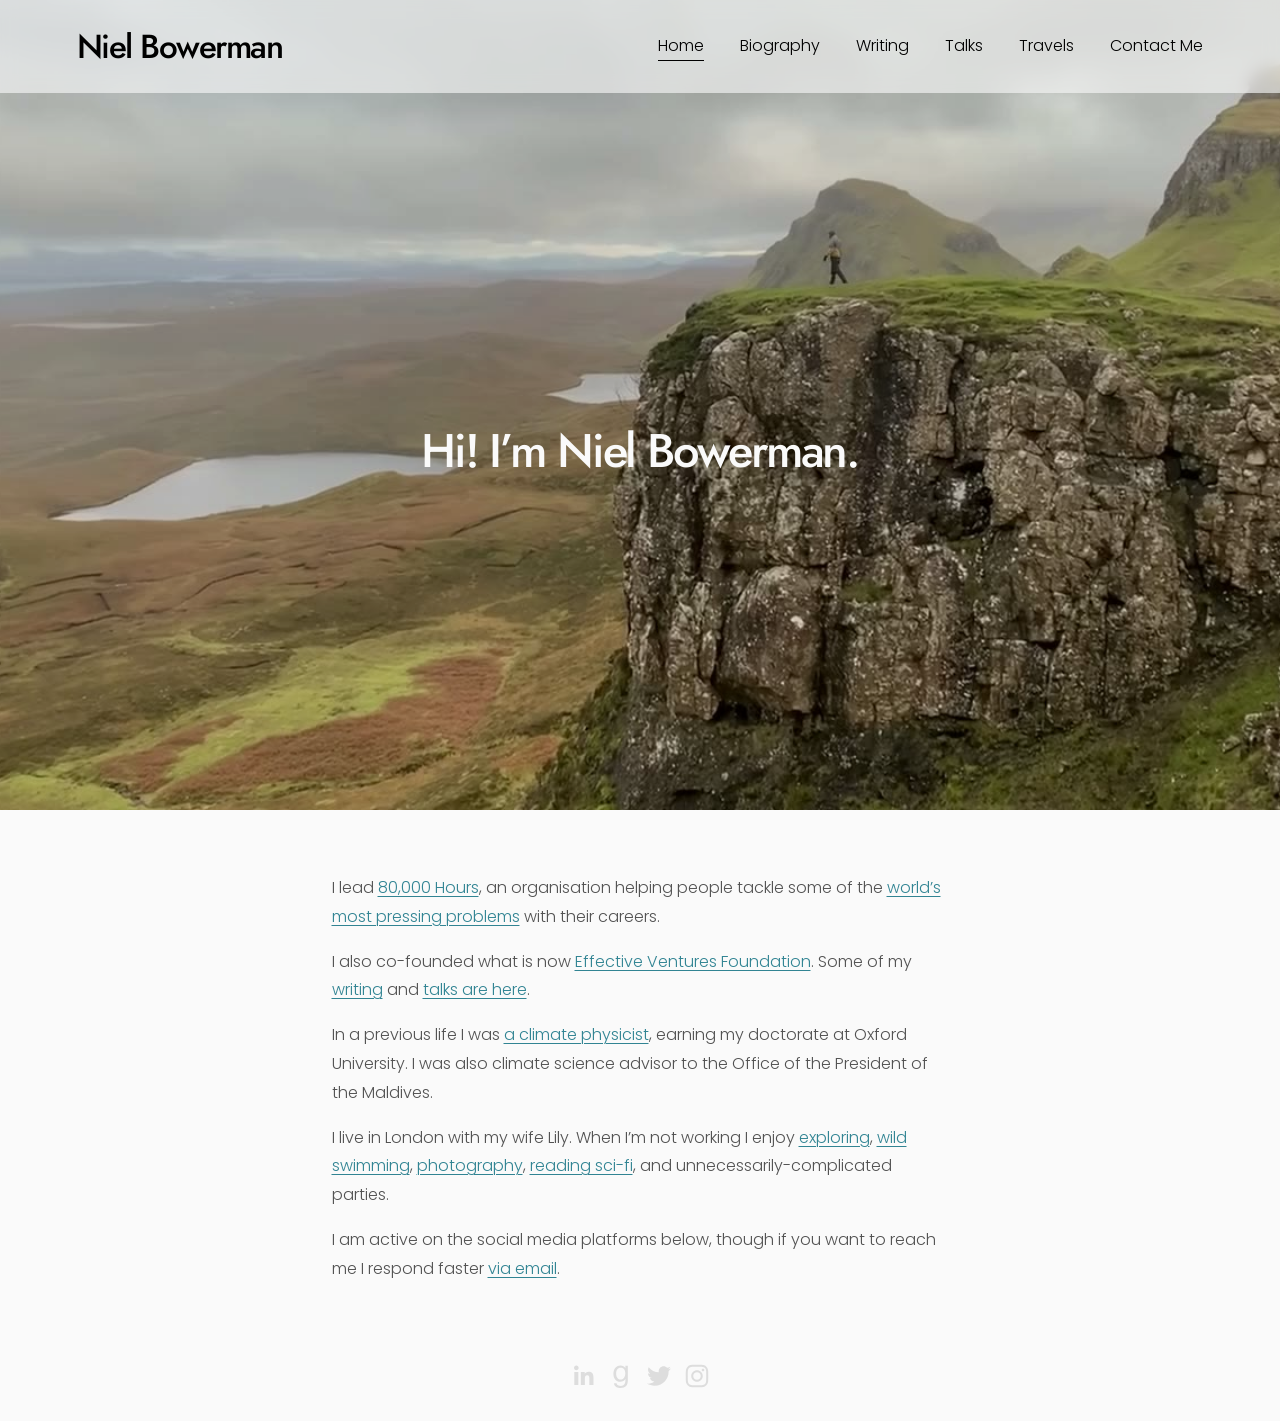
<file: index.html>
<!doctype html>
<html lang="en">
<head>
<meta charset="utf-8">
<meta name="viewport" content="width=device-width, initial-scale=1">
<title>Niel Bowerman</title>
<meta name="description" content="Niel Bowerman leads 80,000 Hours and co-founded what is now Effective Ventures Foundation. Previously a climate physicist at Oxford.">
<link rel="preconnect" href="https://fonts.googleapis.com">
<link rel="preconnect" href="https://fonts.gstatic.com" crossorigin>
<link href="https://fonts.googleapis.com/css2?family=Jost:wght@500&amp;family=Poppins:wght@300;500&amp;display=swap" rel="stylesheet">
<link rel="stylesheet" href="style.css?v=202610230930">
</head>
<body>
<header class="site">
  <a class="logo" href="index.html">Niel Bowerman</a>
  <nav class="nav" aria-label="Main">
    <a href="index.html" aria-current="page">Home</a>
    <a href="bio.html">Biography</a>
    <a href="writing.html">Writing</a>
    <a href="talks.html">Talks</a>
    <a href="travels.html">Travels</a>
    <a href="contact.html">Contact Me</a>
  </nav>
  <button class="burger" aria-label="Open menu" aria-expanded="false" aria-controls="menu"><span></span><span></span></button>
</header>
<div class="menu" id="menu" role="dialog" aria-label="Menu">
  <button class="close" aria-label="Close menu"></button>
  <a href="index.html">Home</a>
    <a href="bio.html">Biography</a>
    <a href="writing.html">Writing</a>
    <a href="talks.html">Talks</a>
    <a href="travels.html">Travels</a>
    <a href="contact.html">Contact Me</a>
</div>

<main>
<section class="hero" style="--h:90vh">
  <img class="hero-img" src="images/hero.jpeg?v=202610221608" alt="">
  <video class="hero-clip" src="video/home.mp4?v=202610221608" poster="images/hero.jpeg?v=202610221608" autoplay muted loop playsinline preload="auto" data-speed="0.5" data-loop-from="0.6673" aria-hidden="true" tabindex="-1"></video>
  <h2>Hi! I’m Niel Bowerman.</h2>
</section>
<section class="sec-text"><div class="narrow">
  <p>I lead <a href="https://80000hours.org/">80,000 Hours</a>, an organisation helping people tackle some of the <a href="https://80000hours.org/problem-profiles/">world’s most pressing problems</a> with their careers.&nbsp;</p>
  <p>I also co-founded what is now <a href="https://ev.org/">Effective Ventures Foundation</a>. Some of my <a href="writing.html">writing</a> and <a href="talks.html">talks are here</a>.</p>
  <p>In a previous life I was <a href="https://scholar.google.co.uk/citations?hl=en&amp;user=KFIH9P4AAAAJ">a climate physicist</a>, earning my doctorate at Oxford University. I was also climate science advisor to the Office of the President of the Maldives.&nbsp;</p>
  <p>I live in London with my wife Lily. When I’m not working I enjoy <a href="travels.html">exploring</a>, <a href="https://drive.google.com/open?id=1p3-rkz8gE0PprEVHRmqx-j3PzuT5OJHy&amp;usp=sharing">wild swimming</a>, <a href="travels.html">photography</a>, <a href="https://www.goodreads.com/review/list/35228409-niel-bowerman?shelf=read">reading sci-fi</a>, and unnecessarily-complicated parties.&nbsp;</p>
  <p>I am active on the social media platforms below, though if you want to reach me I respond faster <a href="contact.html">via email</a>.</p>
</div></section>
</main>

<footer class="site">
  <ul>
    <li><a href="https://www.linkedin.com/in/nielbowerman/" aria-label="LinkedIn"><svg viewBox="0 0 64 64" aria-hidden="true"><use href="images/social.svg#linkedin"/></svg></a></li>
    <li><a href="https://www.goodreads.com/review/list/35228409-niel-bowerman?shelf=read" aria-label="Goodreads"><svg viewBox="0 0 64 64" aria-hidden="true"><use href="images/social.svg#goodreads"/></svg></a></li>
    <li><a href="https://twitter.com/NielBowerman" aria-label="Twitter"><svg viewBox="0 0 64 64" aria-hidden="true"><use href="images/social.svg#twitter"/></svg></a></li>
    <li><a href="https://www.instagram.com/nielbowerman/" aria-label="Instagram"><svg viewBox="0 0 64 64" aria-hidden="true"><use href="images/social.svg#instagram"/></svg></a></li>
  </ul>
</footer>
<script src="script.js?v=202610230830"></script>
<script src="sun.js?v=202610221704"></script>
</body>
</html>
</file>
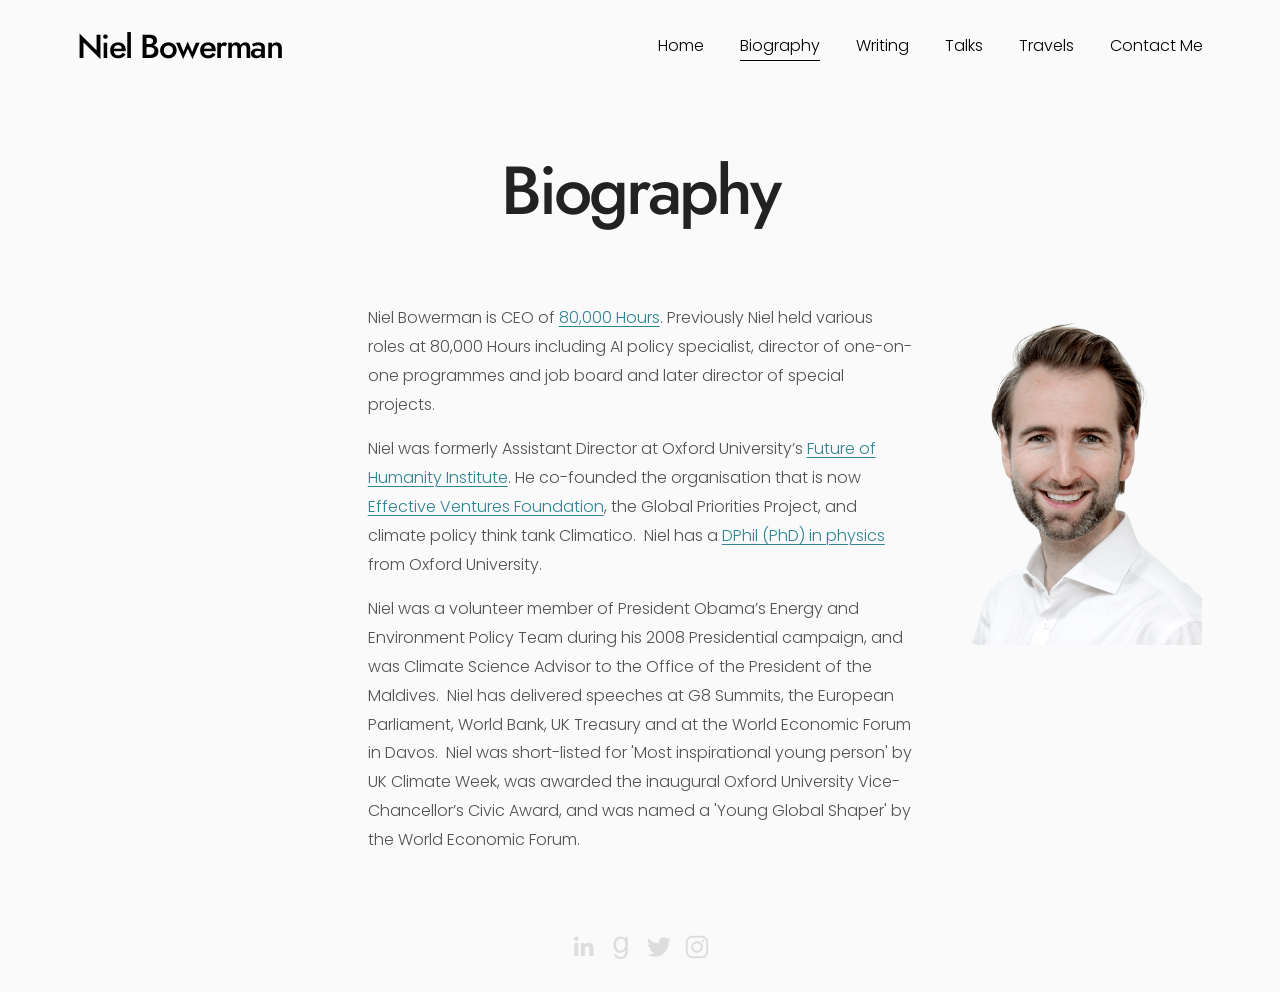
<file: bio.html>
<!doctype html>
<html lang="en">
<head>
<meta charset="utf-8">
<meta name="viewport" content="width=device-width, initial-scale=1">
<title>Biography — Niel Bowerman</title>
<meta name="description" content="Niel Bowerman is CEO of 80,000 Hours. Formerly Assistant Director at Oxford’s Future of Humanity Institute.">
<link rel="preconnect" href="https://fonts.googleapis.com">
<link rel="preconnect" href="https://fonts.gstatic.com" crossorigin>
<link href="https://fonts.googleapis.com/css2?family=Jost:wght@500&amp;family=Poppins:wght@300;500&amp;display=swap" rel="stylesheet">
<link rel="stylesheet" href="style.css?v=202610230930">
</head>
<body>
<header class="site">
  <a class="logo" href="index.html">Niel Bowerman</a>
  <nav class="nav" aria-label="Main">
    <a href="index.html">Home</a>
    <a href="bio.html" aria-current="page">Biography</a>
    <a href="writing.html">Writing</a>
    <a href="talks.html">Talks</a>
    <a href="travels.html">Travels</a>
    <a href="contact.html">Contact Me</a>
  </nav>
  <button class="burger" aria-label="Open menu" aria-expanded="false" aria-controls="menu"><span></span><span></span></button>
</header>
<div class="menu" id="menu" role="dialog" aria-label="Menu">
  <button class="close" aria-label="Close menu"></button>
  <a href="index.html">Home</a>
    <a href="bio.html">Biography</a>
    <a href="writing.html">Writing</a>
    <a href="talks.html">Talks</a>
    <a href="travels.html">Travels</a>
    <a href="contact.html">Contact Me</a>
</div>

<main>
<header class="page-head"><h1>Biography</h1></header>
<section class="bio"><div class="grid">
  <div class="bio-text">
    <p>Niel Bowerman is CEO of <a href="https://80000hours.org/">80,000 Hours</a>. Previously Niel held various roles at 80,000 Hours including AI policy specialist, director of one-on-one programmes and job board and later director of special projects.&nbsp;</p>
    <p>Niel was formerly Assistant Director at Oxford University’s <a href="https://www.fhi.ox.ac.uk/">Future of Humanity Institute</a>.&nbsp;He co-founded the organisation that is now <a href="https://ev.org">Effective Ventures Foundation</a>, the Global Priorities Project, and climate policy think tank Climatico.&nbsp; Niel has a <a href="https://scholar.google.co.uk/citations?hl=en&amp;user=KFIH9P4AAAAJ">DPhil (PhD) in physics</a> from Oxford University.&nbsp;</p>
    <p>Niel was a volunteer member of President Obama’s Energy and Environment Policy Team during his 2008 Presidential campaign, and was Climate Science Advisor to the Office of the President of the Maldives.&nbsp; Niel has delivered speeches at G8 Summits, the European Parliament, World Bank, UK Treasury and at the World Economic Forum in Davos.&nbsp; Niel was short-listed for 'Most inspirational young person' by UK Climate Week, was awarded the inaugural Oxford University Vice-Chancellor’s Civic Award, and was named a 'Young Global Shaper' by the World Economic Forum.&nbsp;</p>
  </div>
  <div class="bio-img"><img src="images/niel-portrait.png" width="1000" height="1333" alt="Niel Bowerman"></div>
</div></section>
</main>

<footer class="site">
  <ul>
    <li><a href="https://www.linkedin.com/in/nielbowerman/" aria-label="LinkedIn"><svg viewBox="0 0 64 64" aria-hidden="true"><use href="images/social.svg#linkedin"/></svg></a></li>
    <li><a href="https://www.goodreads.com/review/list/35228409-niel-bowerman?shelf=read" aria-label="Goodreads"><svg viewBox="0 0 64 64" aria-hidden="true"><use href="images/social.svg#goodreads"/></svg></a></li>
    <li><a href="https://twitter.com/NielBowerman" aria-label="Twitter"><svg viewBox="0 0 64 64" aria-hidden="true"><use href="images/social.svg#twitter"/></svg></a></li>
    <li><a href="https://www.instagram.com/nielbowerman/" aria-label="Instagram"><svg viewBox="0 0 64 64" aria-hidden="true"><use href="images/social.svg#instagram"/></svg></a></li>
  </ul>
</footer>
<script src="script.js?v=202610230830"></script>
</body>
</html>
</file>
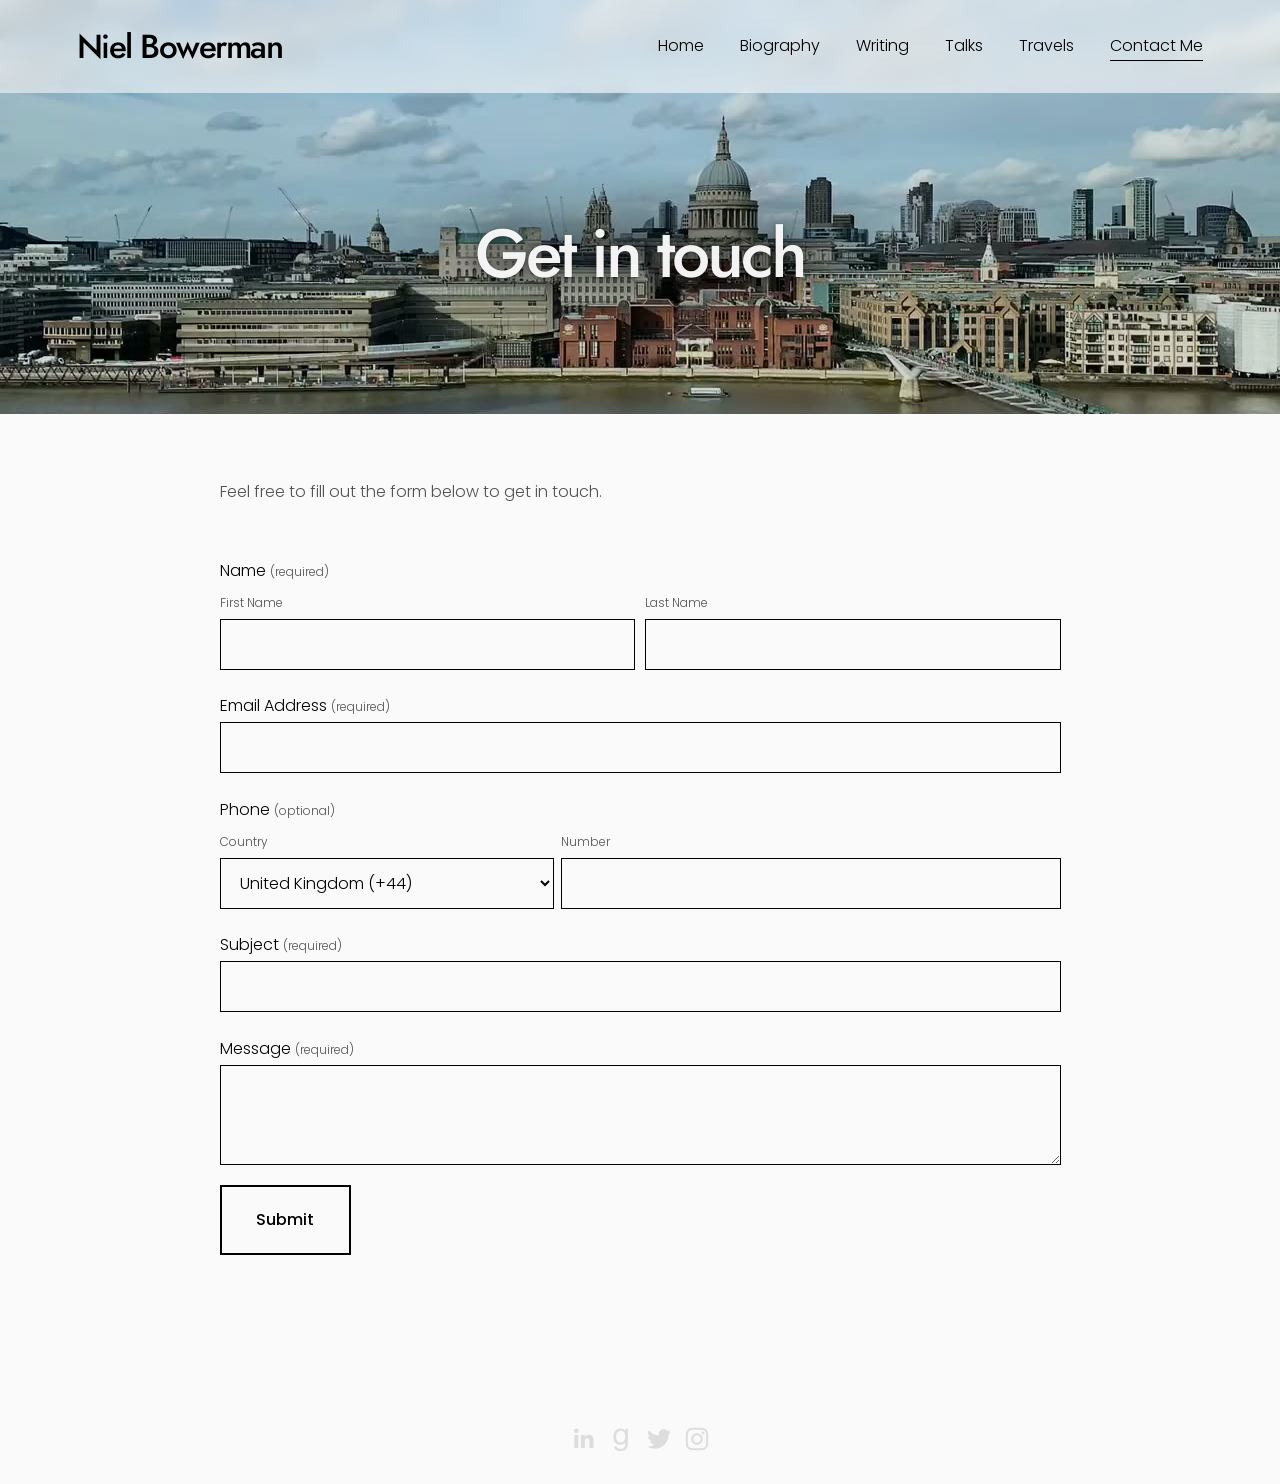
<file: contact.html>
<!doctype html>
<html lang="en">
<head>
<meta charset="utf-8">
<meta name="viewport" content="width=device-width, initial-scale=1">
<title>Contact Me — Niel Bowerman</title>
<meta name="description" content="Get in touch with Niel Bowerman.">
<link rel="preconnect" href="https://fonts.googleapis.com">
<link rel="preconnect" href="https://fonts.gstatic.com" crossorigin>
<link href="https://fonts.googleapis.com/css2?family=Jost:wght@500&amp;family=Poppins:wght@300;500&amp;display=swap" rel="stylesheet">
<link rel="stylesheet" href="style.css?v=202610230930">
</head>
<body>
<header class="site">
  <a class="logo" href="index.html">Niel Bowerman</a>
  <nav class="nav" aria-label="Main">
    <a href="index.html">Home</a>
    <a href="bio.html">Biography</a>
    <a href="writing.html">Writing</a>
    <a href="talks.html">Talks</a>
    <a href="travels.html">Travels</a>
    <a href="contact.html" aria-current="page">Contact Me</a>
  </nav>
  <button class="burger" aria-label="Open menu" aria-expanded="false" aria-controls="menu"><span></span><span></span></button>
</header>
<div class="menu" id="menu" role="dialog" aria-label="Menu">
  <button class="close" aria-label="Close menu"></button>
  <a href="index.html">Home</a>
    <a href="bio.html">Biography</a>
    <a href="writing.html">Writing</a>
    <a href="talks.html">Talks</a>
    <a href="travels.html">Travels</a>
    <a href="contact.html">Contact Me</a>
</div>

<main>
<section class="hero page-hero">
  <img class="hero-img" src="images/contact-poster.jpg?v=202610231030" alt="" style="object-position:50% 25%">
  <video class="hero-clip" style="object-position:50% 25%" src="video/contact-sd.mp4?v=202610231030" data-hd="video/contact.mp4?v=202610231030" poster="images/contact-poster.jpg?v=202610231030" autoplay muted loop playsinline preload="auto" data-speed="0.75" data-loop-from="1" aria-hidden="true" tabindex="-1"></video>
  <div class="page-hero-text">
    <h1>Get in touch</h1>
  </div>
</section>
<section class="sec-contact"><div class="form">
  <p class="intro">Feel free to fill out the form below to get in touch.</p>
  <form id="contact-form">
    <fieldset class="group">
      <legend>Name <span class="sub">(required)</span></legend>
      <div class="pair name-pair">
        <label class="field"><span class="sub">First Name</span><input type="text" name="first" required autocomplete="given-name"></label>
        <label class="field"><span class="sub">Last Name</span><input type="text" name="last" required autocomplete="family-name"></label>
      </div>
    </fieldset>
    <div class="group"><label class="field"><span class="lbl">Email Address <span class="sub">(required)</span></span><input type="email" name="email" required autocomplete="email"></label></div>
    <fieldset class="group">
      <legend>Phone <span class="sub">(optional)</span></legend>
      <div class="pair phone-pair">
        <label class="field"><span class="sub">Country</span>
          <select name="country">
            <option value="+44">United Kingdom (+44)</option>
            <option value="+1">United States (+1)</option>
            <option value="+1">Canada (+1)</option>
            <option value="+61">Australia (+61)</option>
            <option value="+353">Ireland (+353)</option>
            <option value="+49">Germany (+49)</option>
            <option value="+33">France (+33)</option>
            <option value="+31">Netherlands (+31)</option>
            <option value="+91">India (+91)</option>
          </select></label>
        <label class="field"><span class="sub">Number</span><input type="tel" name="number" autocomplete="tel-national"></label>
      </div>
    </fieldset>
    <div class="group"><label class="field"><span class="lbl">Subject <span class="sub">(required)</span></span><input type="text" name="subject" required></label></div>
    <div class="group"><label class="field"><span class="lbl">Message <span class="sub">(required)</span></span><textarea name="message" required></textarea></label></div>
    <button class="submit" type="submit">Submit</button>
    <p class="note" id="form-note">Your email app should have opened with the message ready to send.</p>
  </form>
</div></section>
</main>

<footer class="site">
  <ul>
    <li><a href="https://www.linkedin.com/in/nielbowerman/" aria-label="LinkedIn"><svg viewBox="0 0 64 64" aria-hidden="true"><use href="images/social.svg#linkedin"/></svg></a></li>
    <li><a href="https://www.goodreads.com/review/list/35228409-niel-bowerman?shelf=read" aria-label="Goodreads"><svg viewBox="0 0 64 64" aria-hidden="true"><use href="images/social.svg#goodreads"/></svg></a></li>
    <li><a href="https://twitter.com/NielBowerman" aria-label="Twitter"><svg viewBox="0 0 64 64" aria-hidden="true"><use href="images/social.svg#twitter"/></svg></a></li>
    <li><a href="https://www.instagram.com/nielbowerman/" aria-label="Instagram"><svg viewBox="0 0 64 64" aria-hidden="true"><use href="images/social.svg#instagram"/></svg></a></li>
  </ul>
</footer>
<script src="script.js?v=202610230830"></script>
</body>
</html>
</file>
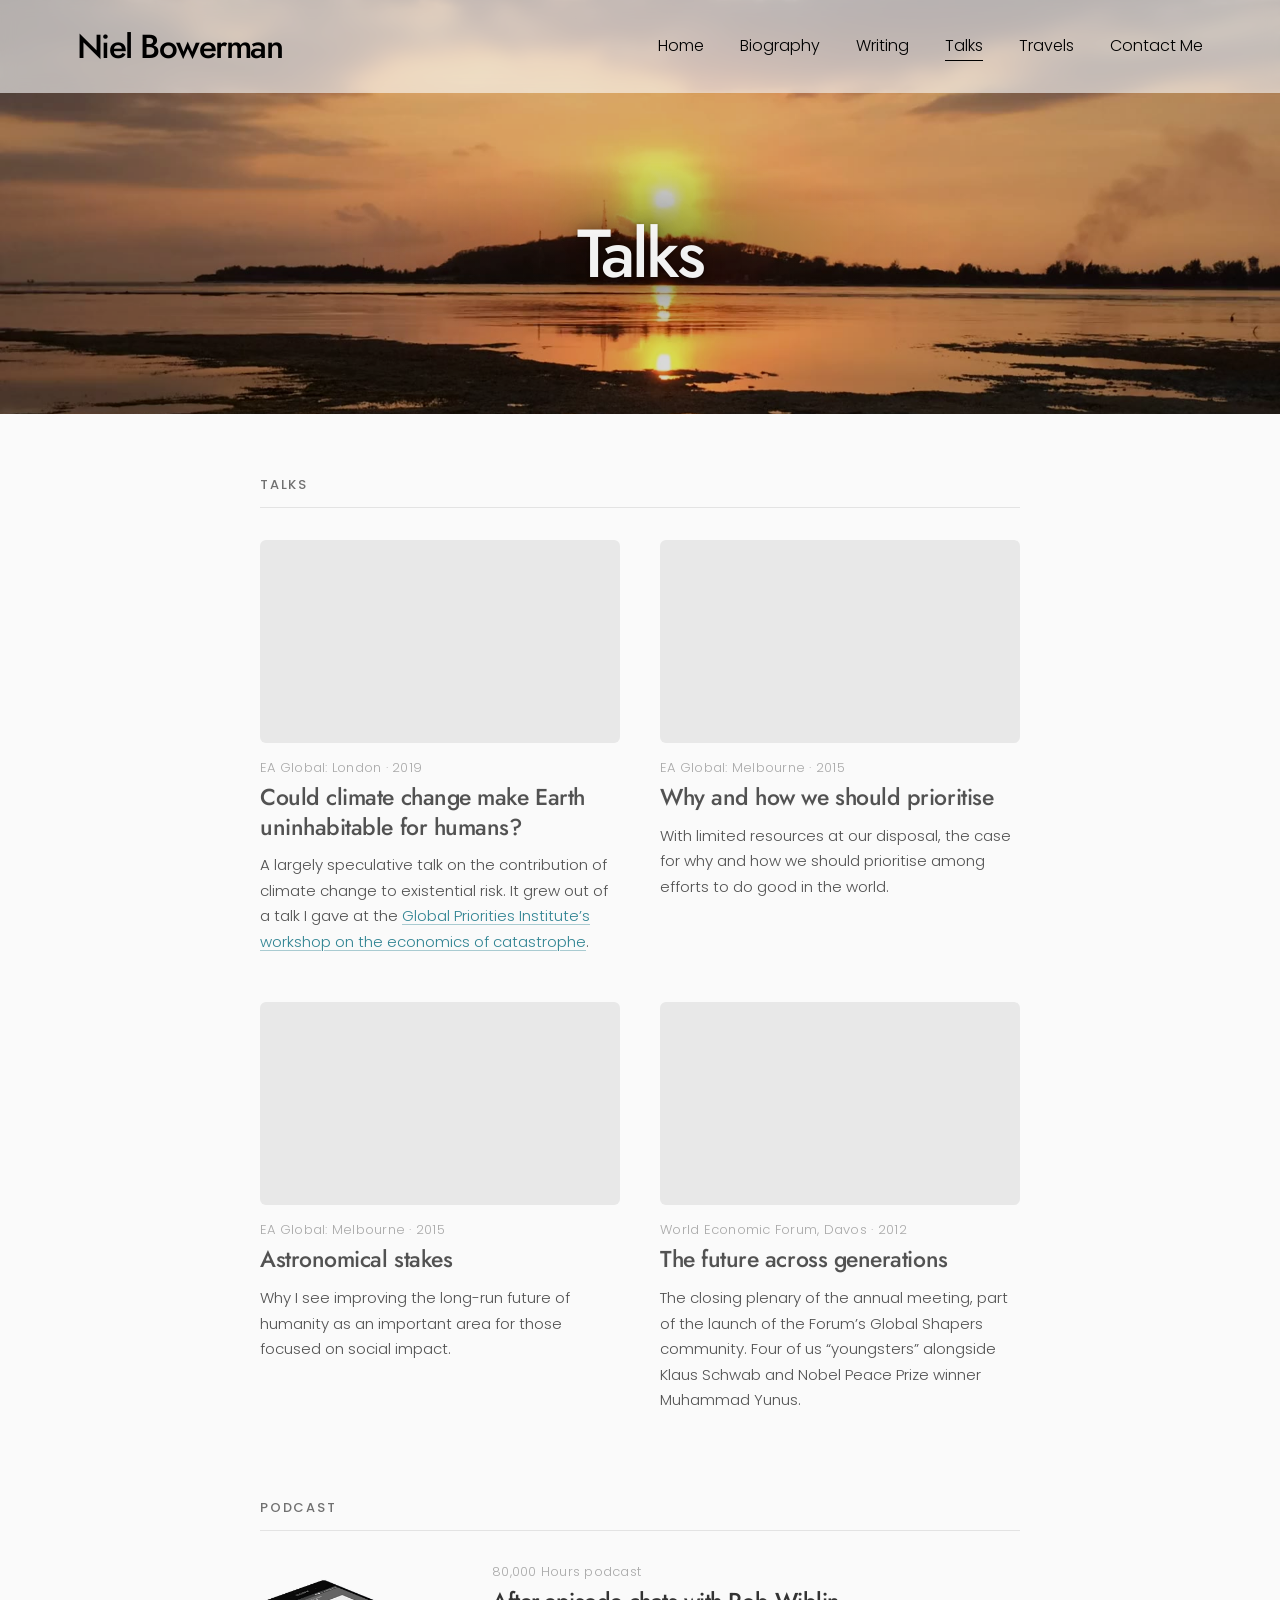
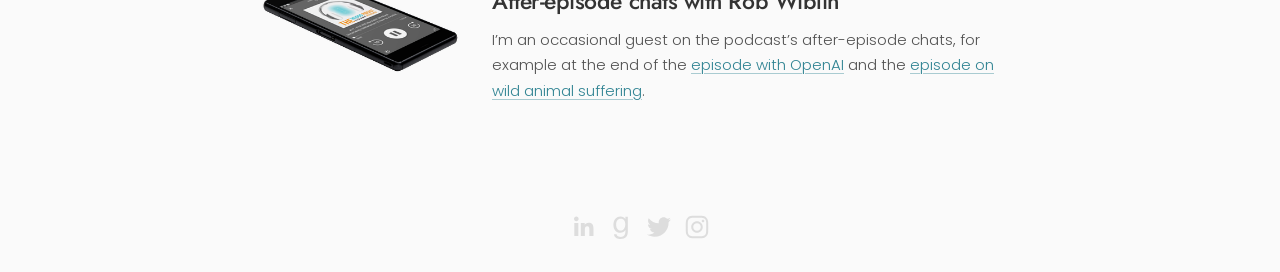
<file: talks.html>
<!doctype html>
<html lang="en">
<head>
<meta charset="utf-8">
<meta name="viewport" content="width=device-width, initial-scale=1">
<title>Talks — Niel Bowerman</title>
<meta name="description" content="Talks by Niel Bowerman at EA Global and the World Economic Forum, plus podcast appearances.">
<link rel="preconnect" href="https://fonts.googleapis.com">
<link rel="preconnect" href="https://fonts.gstatic.com" crossorigin>
<link href="https://fonts.googleapis.com/css2?family=Jost:wght@500&amp;family=Poppins:wght@300;500&amp;display=swap" rel="stylesheet">
<link rel="stylesheet" href="style.css?v=202610230930">
</head>
<body>
<header class="site">
  <a class="logo" href="index.html">Niel Bowerman</a>
  <nav class="nav" aria-label="Main">
    <a href="index.html">Home</a>
    <a href="bio.html">Biography</a>
    <a href="writing.html">Writing</a>
    <a href="talks.html" aria-current="page">Talks</a>
    <a href="travels.html">Travels</a>
    <a href="contact.html">Contact Me</a>
  </nav>
  <button class="burger" aria-label="Open menu" aria-expanded="false" aria-controls="menu"><span></span><span></span></button>
</header>
<div class="menu" id="menu" role="dialog" aria-label="Menu">
  <button class="close" aria-label="Close menu"></button>
  <a href="index.html">Home</a>
    <a href="bio.html">Biography</a>
    <a href="writing.html">Writing</a>
    <a href="talks.html">Talks</a>
    <a href="travels.html">Travels</a>
    <a href="contact.html">Contact Me</a>
</div>

<main>
<section class="hero page-hero">
  <img class="hero-img" src="images/talks-poster.jpg?v=202610230000" alt="">
  <video class="hero-clip" src="video/talks-sd.mp4?v=202610230000" data-hd="video/talks.mp4?v=202610230000" poster="images/talks-poster.jpg?v=202610230000" autoplay muted loop playsinline preload="auto" data-speed="0.75" data-loop-from="1" aria-hidden="true" tabindex="-1"></video>
  <div class="page-hero-text">
    <h1>Talks</h1>
  </div>
</section>
<section class="writing">

  <section class="w-sec" aria-labelledby="talks">
    <h2 id="talks" class="w-label">Talks</h2>
    <div class="t-grid">
    <article class="t-talk">
      <div class="t-video"><iframe src="https://www.youtube.com/embed/xsQgDwXmsyg" title="Could climate change make Earth uninhabitable for humans?" loading="lazy" allow="accelerometer; encrypted-media; gyroscope; picture-in-picture; fullscreen" allowfullscreen></iframe></div>
      <p class="w-meta">EA Global: London · 2019</p>
      <h3>Could climate change make Earth uninhabitable for humans?</h3>
      <p>A largely speculative talk on the contribution of climate change to existential risk. It grew out of a talk I gave at the <a href="https://globalprioritiesinstitute.org/">Global Priorities Institute’s</a> <a href="https://globalprioritiesinstitute.org/workshop-on-the-economics-of-catastrophe/">workshop on the economics of catastrophe</a>.</p>
    </article>
    <article class="t-talk">
      <div class="t-video"><iframe src="https://www.youtube.com/embed/VXhMuO6e6qE" title="Why and how we should prioritise" loading="lazy" allow="accelerometer; encrypted-media; gyroscope; picture-in-picture; fullscreen" allowfullscreen></iframe></div>
      <p class="w-meta">EA Global: Melbourne · 2015</p>
      <h3>Why and how we should prioritise</h3>
      <p>With limited resources at our disposal, the case for why and how we should prioritise among efforts to do good in the world.</p>
    </article>
    <article class="t-talk">
      <div class="t-video"><iframe src="https://www.youtube.com/embed/p0JPpRswZKY" title="Astronomical stakes" loading="lazy" allow="accelerometer; encrypted-media; gyroscope; picture-in-picture; fullscreen" allowfullscreen></iframe></div>
      <p class="w-meta">EA Global: Melbourne · 2015</p>
      <h3>Astronomical stakes</h3>
      <p>Why I see improving the long-run future of humanity as an important area for those focused on social impact.</p>
    </article>
    <article class="t-talk">
      <div class="t-video"><iframe src="https://www.youtube.com/embed/6GWHh_ZnUyM" title="The future across generations" loading="lazy" allow="accelerometer; encrypted-media; gyroscope; picture-in-picture; fullscreen" allowfullscreen></iframe></div>
      <p class="w-meta">World Economic Forum, Davos · 2012</p>
      <h3>The future across generations</h3>
      <p>The closing plenary of the annual meeting, part of the launch of the Forum’s Global Shapers community. Four of us “youngsters” alongside Klaus Schwab and Nobel Peace Prize winner Muhammad Yunus.</p>
    </article>
    </div>
  </section>

  <section class="w-sec" aria-labelledby="podcast">
    <h2 id="podcast" class="w-label">Podcast</h2>
    <article class="w-item">
      <a class="w-thumb w-thumb-fit" href="https://80000hours.org/podcast/" tabindex="-1" aria-hidden="true"><img src="images/podcast-app.png" alt="" loading="lazy"></a>
      <div>
        <p class="w-meta">80,000 Hours podcast</p>
        <h3><a href="https://80000hours.org/podcast/">After-episode chats with Rob Wiblin</a></h3>
        <p>I’m an occasional guest on the podcast’s after-episode chats, for example at the end of the <a href="https://80000hours.org/podcast/episodes/openai-askell-brundage-clark-latest-in-ai-policy-and-strategy/">episode with OpenAI</a> and the <a href="https://80000hours.org/podcast/episodes/persis-eskander-wild-animal-welfare/">episode on wild animal suffering</a>.</p>
      </div>
    </article>
  </section>
</section>
</main>

<footer class="site">
  <ul>
    <li><a href="https://www.linkedin.com/in/nielbowerman/" aria-label="LinkedIn"><svg viewBox="0 0 64 64" aria-hidden="true"><use href="images/social.svg#linkedin"/></svg></a></li>
    <li><a href="https://www.goodreads.com/review/list/35228409-niel-bowerman?shelf=read" aria-label="Goodreads"><svg viewBox="0 0 64 64" aria-hidden="true"><use href="images/social.svg#goodreads"/></svg></a></li>
    <li><a href="https://twitter.com/NielBowerman" aria-label="Twitter"><svg viewBox="0 0 64 64" aria-hidden="true"><use href="images/social.svg#twitter"/></svg></a></li>
    <li><a href="https://www.instagram.com/nielbowerman/" aria-label="Instagram"><svg viewBox="0 0 64 64" aria-hidden="true"><use href="images/social.svg#instagram"/></svg></a></li>
  </ul>
</footer>
<script src="script.js?v=202610230830"></script>
</body>
</html>
</file>
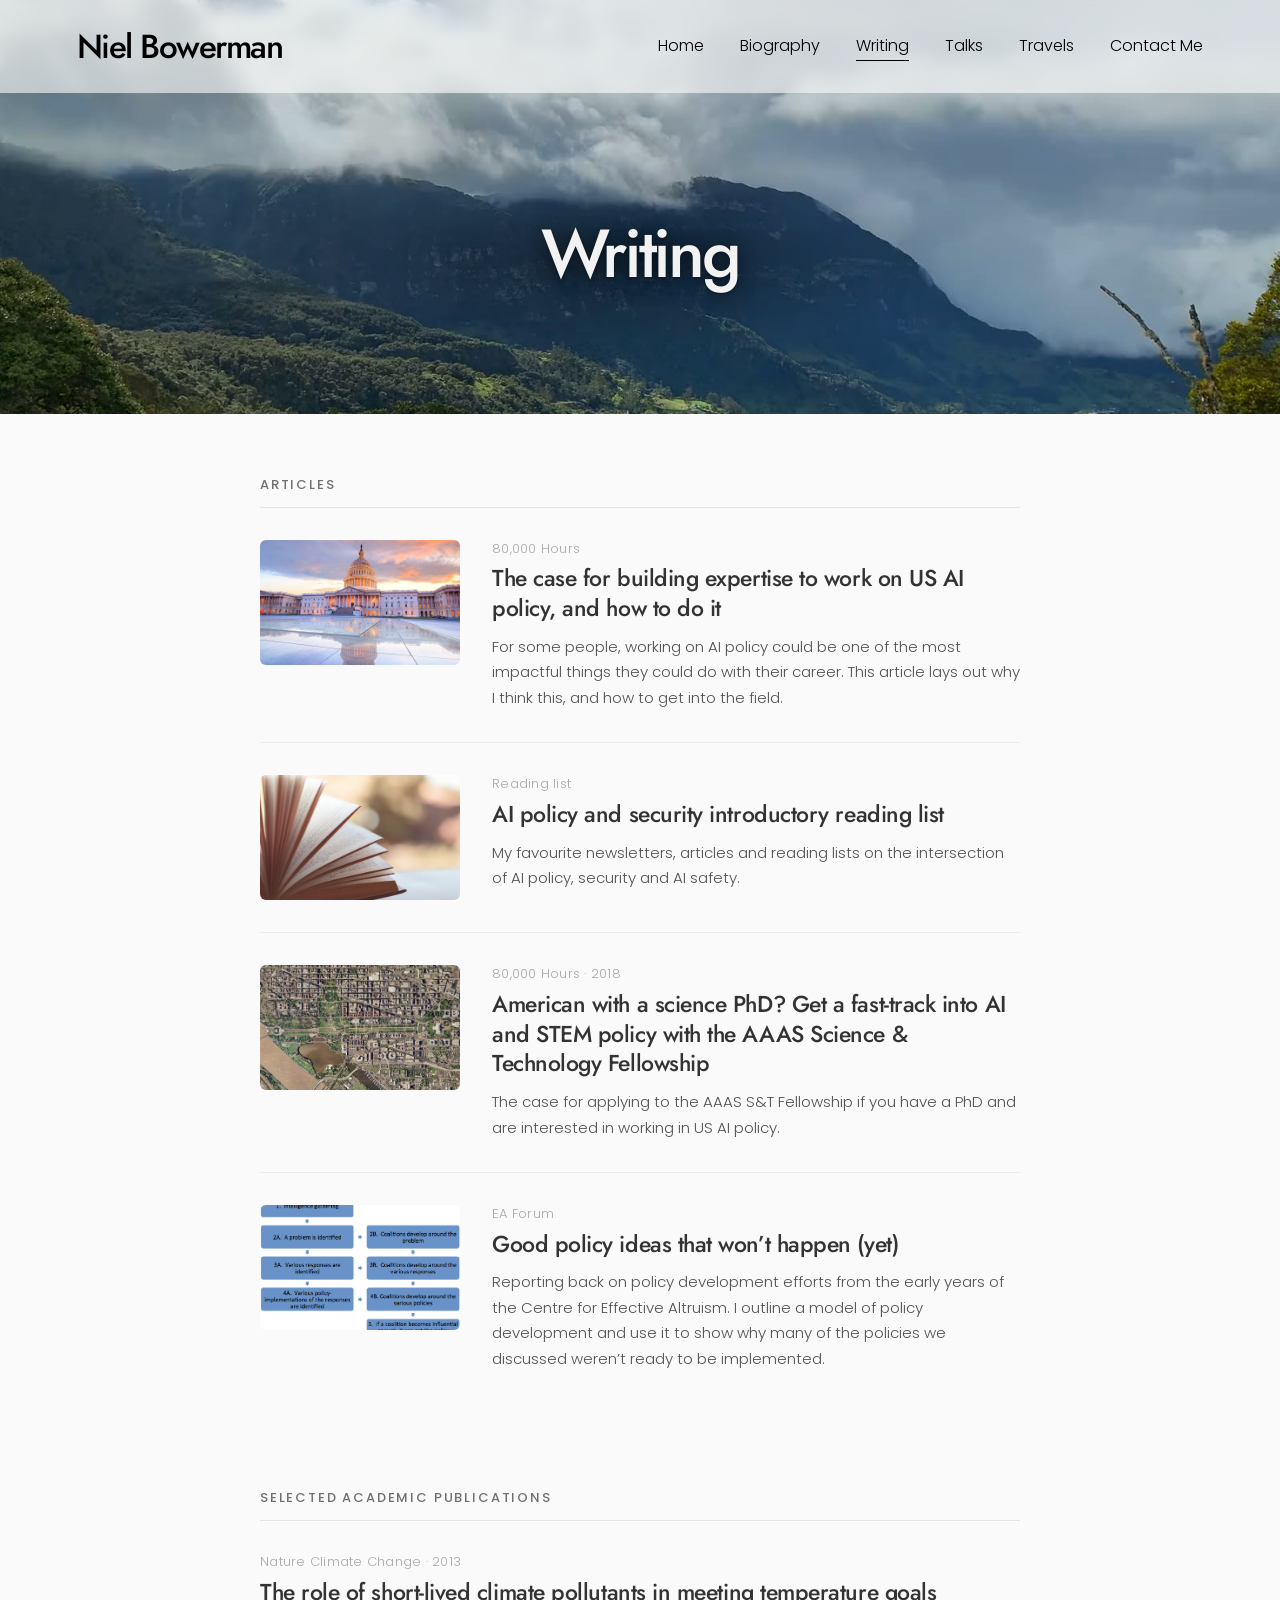
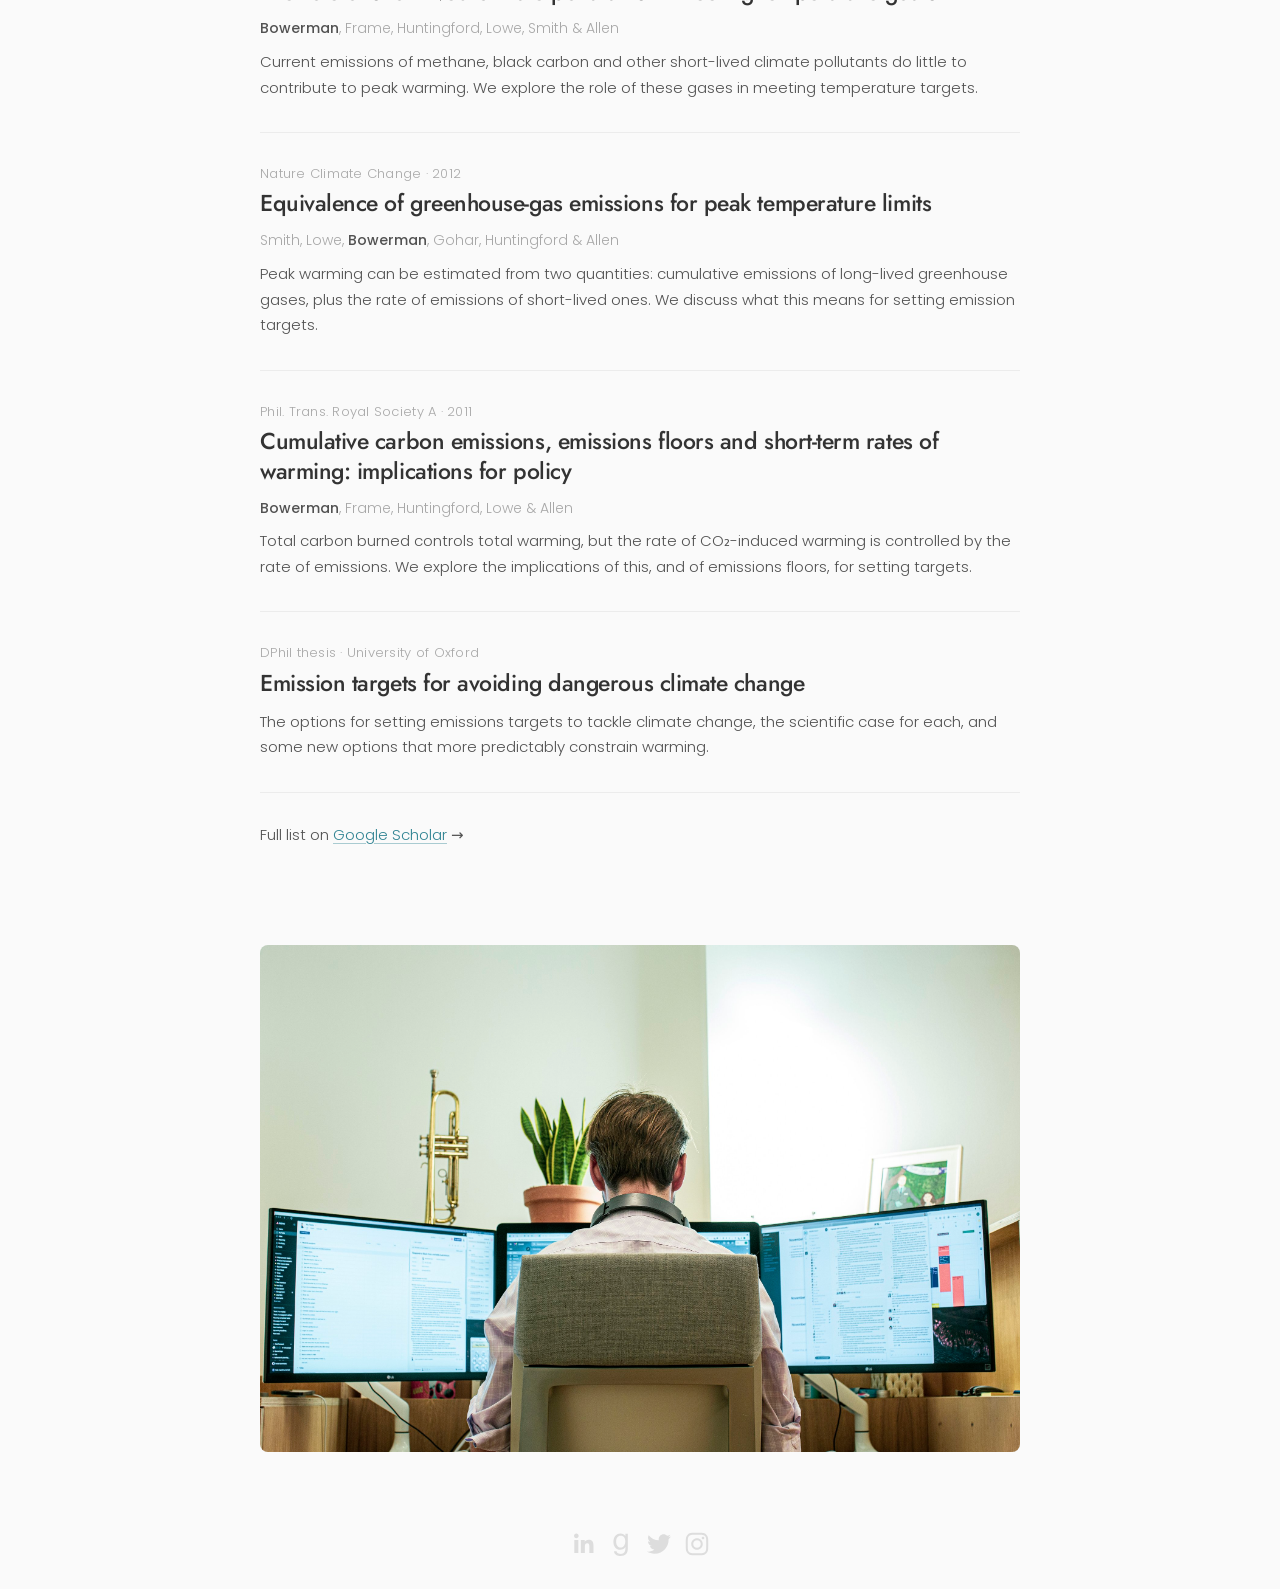
<file: writing.html>
<!doctype html>
<html lang="en">
<head>
<meta charset="utf-8">
<meta name="viewport" content="width=device-width, initial-scale=1">
<title>Writing — Niel Bowerman</title>
<meta name="description" content="Articles on AI policy and selected academic publications on climate science by Niel Bowerman.">
<link rel="preconnect" href="https://fonts.googleapis.com">
<link rel="preconnect" href="https://fonts.gstatic.com" crossorigin>
<link href="https://fonts.googleapis.com/css2?family=Jost:wght@500&amp;family=Poppins:wght@300;500&amp;display=swap" rel="stylesheet">
<link rel="stylesheet" href="style.css?v=202610230930">
</head>
<body>
<header class="site">
  <a class="logo" href="index.html">Niel Bowerman</a>
  <nav class="nav" aria-label="Main">
    <a href="index.html">Home</a>
    <a href="bio.html">Biography</a>
    <a href="writing.html" aria-current="page">Writing</a>
    <a href="talks.html">Talks</a>
    <a href="travels.html">Travels</a>
    <a href="contact.html">Contact Me</a>
  </nav>
  <button class="burger" aria-label="Open menu" aria-expanded="false" aria-controls="menu"><span></span><span></span></button>
</header>
<div class="menu" id="menu" role="dialog" aria-label="Menu">
  <button class="close" aria-label="Close menu"></button>
  <a href="index.html">Home</a>
    <a href="bio.html">Biography</a>
    <a href="writing.html">Writing</a>
    <a href="talks.html">Talks</a>
    <a href="travels.html">Travels</a>
    <a href="contact.html">Contact Me</a>
</div>

<main>
<section class="hero page-hero">
  <img class="hero-img" src="images/writing-poster.jpg?v=202610231000" alt="" style="object-position:50% 15%">
  <video class="hero-clip" style="object-position:50% 15%" src="video/writing-sd.mp4?v=202610231000" data-hd="video/writing.mp4?v=202610231000" poster="images/writing-poster.jpg?v=202610231000" autoplay muted loop playsinline preload="auto" data-speed="0.75" data-loop-from="1" aria-hidden="true" tabindex="-1"></video>
  <div class="page-hero-text">
    <h1>Writing</h1>
  </div>
</section>
<section class="writing">

  <section class="w-sec" aria-labelledby="articles">
    <h2 id="articles" class="w-label">Articles</h2>
    <article class="w-item">
      <a class="w-thumb" href="https://80000hours.org/articles/us-ai-policy/" tabindex="-1" aria-hidden="true"><img src="images/writing-us-ai.jpg" alt="" loading="lazy"></a>
      <div>
        <p class="w-meta">80,000 Hours</p>
        <h3><a href="https://80000hours.org/articles/us-ai-policy/">The case for building expertise to work on US AI policy, and how to do it</a></h3>
        <p>For some people, working on AI policy could be one of the most impactful things they could do with their career. This article lays out why I think this, and how to get into the field.</p>
      </div>
    </article>
    <article class="w-item">
      <a class="w-thumb" href="https://docs.google.com/document/d/1W7KmO7TcHbM1-0CFW7TrbvG8PFqEcoYeie-vv994d6E/edit#heading=h.64woebv06g86" tabindex="-1" aria-hidden="true"><img src="images/writing-reading-list.jpg" alt="" loading="lazy"></a>
      <div>
        <p class="w-meta">Reading list</p>
        <h3><a href="https://docs.google.com/document/d/1W7KmO7TcHbM1-0CFW7TrbvG8PFqEcoYeie-vv994d6E/edit#heading=h.64woebv06g86">AI policy and security introductory reading list</a></h3>
        <p>My favourite newsletters, articles and reading lists on the intersection of AI policy, security and AI safety.</p>
      </div>
    </article>
    <article class="w-item">
      <a class="w-thumb" href="https://80000hours.org/2018/09/aaas-science-technology-policy-fellowship/" tabindex="-1" aria-hidden="true"><img src="images/writing-aaas.jpeg" alt="" loading="lazy"></a>
      <div>
        <p class="w-meta">80,000 Hours · 2018</p>
        <h3><a href="https://80000hours.org/2018/09/aaas-science-technology-policy-fellowship/">American with a science PhD? Get a fast-track into AI and STEM policy with the AAAS Science &amp; Technology Fellowship</a></h3>
        <p>The case for applying to the AAAS S&amp;T Fellowship if you have a PhD and are interested in working in US AI policy.</p>
      </div>
    </article>
    <article class="w-item">
      <a class="w-thumb" href="https://forum.effectivealtruism.org/posts/n5CNeo9jxDsCit9dj/good-policy-ideas-that-won-t-happen-yet" tabindex="-1" aria-hidden="true"><img src="images/writing-policy.png" alt="" loading="lazy"></a>
      <div>
        <p class="w-meta">EA Forum</p>
        <h3><a href="https://forum.effectivealtruism.org/posts/n5CNeo9jxDsCit9dj/good-policy-ideas-that-won-t-happen-yet">Good policy ideas that won’t happen (yet)</a></h3>
        <p>Reporting back on policy development efforts from the early years of the Centre for Effective Altruism. I outline a model of policy development and use it to show why many of the policies we discussed weren’t ready to be implemented.</p>
      </div>
    </article>
  </section>

  <section class="w-sec" aria-labelledby="papers">
    <h2 id="papers" class="w-label">Selected academic publications</h2>
    <article class="w-pub">
      <p class="w-meta">Nature Climate Change · 2013</p>
      <h3><a href="https://www.researchgate.net/profile/David_Frame2/publication/260958040_The_role_of_short-lived_climate_pollutants_in_meeting_temperature_goals/links/551471110cf260a7cb2afbd2.pdf">The role of short-lived climate pollutants in meeting temperature goals</a></h3>
      <p class="w-authors"><strong>Bowerman</strong>, Frame, Huntingford, Lowe, Smith &amp; Allen</p>
      <p>Current emissions of methane, black carbon and other short-lived climate pollutants do little to contribute to peak warming. We explore the role of these gases in meeting temperature targets.</p>
    </article>
    <article class="w-pub">
      <p class="w-meta">Nature Climate Change · 2012</p>
      <h3><a href="https://www.researchgate.net/profile/Chris_Huntingford/publication/258686377_Equivalence_of_greenhouse-gas_emissions_for_peak_temperature_limits/links/5c7d637ea6fdcc4715af642e/Equivalence-of-greenhouse-gas-emissions-for-peak-temperature-limits.pdf">Equivalence of greenhouse-gas emissions for peak temperature limits</a></h3>
      <p class="w-authors">Smith, Lowe, <strong>Bowerman</strong>, Gohar, Huntingford &amp; Allen</p>
      <p>Peak warming can be estimated from two quantities: cumulative emissions of long-lived greenhouse gases, plus the rate of emissions of short-lived ones. We discuss what this means for setting emission targets.</p>
    </article>
    <article class="w-pub">
      <p class="w-meta">Phil. Trans. Royal Society A · 2011</p>
      <h3><a href="https://royalsocietypublishing.org/doi/pdf/10.1098/rsta.2010.0288">Cumulative carbon emissions, emissions floors and short-term rates of warming: implications for policy</a></h3>
      <p class="w-authors"><strong>Bowerman</strong>, Frame, Huntingford, Lowe &amp; Allen</p>
      <p>Total carbon burned controls total warming, but the rate of CO₂-induced warming is controlled by the rate of emissions. We explore the implications of this, and of emissions floors, for setting targets.</p>
    </article>
    <article class="w-pub">
      <p class="w-meta">DPhil thesis · University of Oxford</p>
      <h3><a href="https://drive.google.com/file/d/19ACahXlHZo6ZpoNkCYozAsK1xuObVbo6/view?usp=sharing">Emission targets for avoiding dangerous climate change</a></h3>
      
      <p>The options for setting emissions targets to tackle climate change, the scientific case for each, and some new options that more predictably constrain warming.</p>
    </article>
    <p class="w-more">Full list on <a href="https://scholar.google.com/citations?hl=en&amp;user=KFIH9P4AAAAJ">Google Scholar</a> →</p>
  </section>

  <figure class="w-photo"><img src="images/niel-desk-80k.jpg" width="2500" height="1667" alt="Working at my desk at 80,000 Hours in London" loading="lazy"></figure>

</section>
</main>

<footer class="site">
  <ul>
    <li><a href="https://www.linkedin.com/in/nielbowerman/" aria-label="LinkedIn"><svg viewBox="0 0 64 64" aria-hidden="true"><use href="images/social.svg#linkedin"/></svg></a></li>
    <li><a href="https://www.goodreads.com/review/list/35228409-niel-bowerman?shelf=read" aria-label="Goodreads"><svg viewBox="0 0 64 64" aria-hidden="true"><use href="images/social.svg#goodreads"/></svg></a></li>
    <li><a href="https://twitter.com/NielBowerman" aria-label="Twitter"><svg viewBox="0 0 64 64" aria-hidden="true"><use href="images/social.svg#twitter"/></svg></a></li>
    <li><a href="https://www.instagram.com/nielbowerman/" aria-label="Instagram"><svg viewBox="0 0 64 64" aria-hidden="true"><use href="images/social.svg#instagram"/></svg></a></li>
  </ul>
</footer>
<script src="script.js?v=202610230830"></script>
</body>
</html>
</file>
<file: style.css>
/* Niel Bowerman — static rebuild. Metrics measured from the original site at a 1440px viewport. */
:root {
  --bg: #fafafa;
  --text: #525252;
  --link: #318493;
  --head: #707070;
  --title: #a8a8a8;
  --black: #000;
  --display: "Jost", "Futura PT", "Futura", "Century Gothic", sans-serif;
  --body: "Poppins", system-ui, sans-serif;
  --header-h: 92.67px;
}
* { box-sizing: border-box; }
html { -webkit-text-size-adjust: 100%; }
body {
  margin: 0; min-height: 100vh; display: flex; flex-direction: column;
  background: var(--bg); color: var(--text);
  font: 300 16px/28.8px var(--body);
}
main { flex: 1; }
img { max-width: 100%; }
p { margin: 0 0 16px; }
p:last-child { margin-bottom: 0; }
a { color: var(--link); text-decoration: underline; text-decoration-thickness: 1px; text-underline-offset: 3.2px; }
a:hover { text-decoration-thickness: 2px; }

h1, h2, h4 { font-family: var(--display); font-weight: 500; margin: 0; letter-spacing: -.045em; }
h1 { font-size: 67.84px; line-height: 83.58px; color: var(--head); text-align: center; }
h2 { font-size: 47.104px; line-height: 61.2px; text-align: center; }
h4 { font-size: 26.368px; line-height: 36.03px; color: var(--title); margin-bottom: 32px; }

/* ---------- header ---------- */
header.site {
  position: absolute; top: 0; left: 0; right: 0; z-index: 10;
  height: var(--header-h); padding: 0 6vw;
  background: rgba(250, 250, 250, .62);
  -webkit-backdrop-filter: blur(8px); backdrop-filter: blur(8px);
  display: flex; align-items: center; justify-content: space-between;
}
.logo {
  font: 500 33.28px/40px var(--display); letter-spacing: -.045em; color: var(--black);
  text-decoration: none; white-space: nowrap;
}
.nav { display: flex; gap: 36px; }
.nav a {
  color: var(--black); text-decoration: none; padding: 1.6px 0;
  background: linear-gradient(currentColor, currentColor) 0 calc(100% - 1.6px) / 0 1px no-repeat;
  transition: background-size .15s;
}
.nav a:hover, .nav a[aria-current="page"] { background-size: 100% 1px; }
.burger, .menu { display: none; }

/* ---------- hero (video/image background) ---------- */
.hero {
  position: relative; overflow: hidden; height: var(--h, 90vh);
  display: flex; align-items: center; justify-content: center;
  padding: var(--header-h) 0 0; color: var(--bg); background: #444;
}
/* inner pages: a plain centred title (Travels keeps a photo/video banner) */
.page-head { padding: calc(var(--header-h) + 56px) 0 8px; }
.page-head h1 { width: 841px; max-width: 88%; margin: 0 auto; color: #222; }
/* banner (Travels) */
.page-hero { height: 46vh; min-height: 340px; max-height: 520px; }
.page-hero::after { background: linear-gradient(rgba(0,0,0,.18), rgba(0,0,0,.32)); }
.page-hero-text { position: relative; z-index: 2; width: 841px; max-width: 88%; text-align: center; color: var(--bg); }
.page-hero h1 { color: rgba(250, 250, 250, .97); text-shadow: 0 1px 3px rgba(0,0,0,.35), 0 2px 18px rgba(0,0,0,.45), 0 0 44px rgba(0,0,0,.3); }
/* a soft dark pool behind the title so it reads over bright footage */
.page-hero-text::before {
  content: ""; position: absolute; z-index: -1; left: 50%; top: 50%; width: min(620px, 120%); height: 220%;
  transform: translate(-50%, -50%); pointer-events: none;
  background: radial-gradient(closest-side, rgba(0,0,0,.32), rgba(0,0,0,.14) 55%, rgba(0,0,0,0));
}
.hero-img {
  position: absolute; inset: 0; width: 100%; height: 100%;
}
.hero-img { object-fit: cover; }
.hero-img.fixed { background-attachment: fixed; }
.hero-bg {
  position: absolute; inset: 0; background-size: cover; background-position: center;
  background-attachment: fixed;
}
.hero-clip {
  position: absolute; inset: 0; width: 100%; height: 100%; object-fit: cover;
  opacity: 0; transition: opacity 1s ease; pointer-events: none;
}
.hero-clip.on { opacity: 1; }
.hero-sun {
  position: absolute; inset: 0; width: 100%; height: 100%;
  opacity: 0; transition: opacity 1s ease; pointer-events: none;
}
.hero-sun.on { opacity: 1; }
.hero::after { content: ""; position: absolute; inset: 0; background: rgba(0, 0, 0, .15); pointer-events: none; }
.hero > h2 { position: relative; z-index: 2; width: 841px; max-width: 90%; color: var(--bg); }

/* ---------- generic sections ---------- */
.sec-text { padding: 64px 0 47px; }
.narrow { width: 617px; max-width: calc(100% - 12vw); margin: 0 auto; }
.grid { width: calc(100% - 9.6vw); margin: 0 auto; display: grid; grid-template-columns: repeat(12, 1fr); }
.bio { padding: 64px 0 47px; }

/* bio */
.bio-text { grid-column: 4 / 10; padding: 0 17px; }
.bio-img { grid-column: 10 / 13; padding: 0 17px; }
.bio-img img { display: block; width: 100%; height: auto; }

/* writing (clean list) */
.writing { width: 760px; max-width: calc(100% - 12vw); margin: 0 auto; padding: 64px 0 47px; }
.w-sec + .w-sec { margin-top: 88px; }
.w-label {
  font: 500 13px/1 var(--body); letter-spacing: .14em; text-transform: uppercase; text-align: left;
  color: var(--head); padding-bottom: 16px; border-bottom: 1px solid #e3e3e3;
}
.w-item, .w-pub { padding: 32px 0; border-bottom: 1px solid #ececec; }
.w-item { display: grid; grid-template-columns: 200px 1fr; gap: 32px; align-items: start; }
.w-thumb { display: block; border-radius: 6px; overflow: hidden; }
.w-thumb img { display: block; width: 100%; aspect-ratio: 8 / 5; object-fit: cover; transition: transform .3s ease; }
.w-thumb-fit img { object-fit: contain; }
.w-item:hover .w-thumb img { transform: scale(1.03); }
.w-meta { margin: 0 0 6px; font-size: 13px; line-height: 1.4; letter-spacing: .02em; color: var(--title); }
.writing h3 { margin: 0 0 10px; font: 500 23px/1.3 var(--display); letter-spacing: -.02em; }
.writing h3 a { color: #333; text-decoration: none; background: linear-gradient(var(--link), var(--link)) 0 100% / 0 1px no-repeat; transition: color .15s, background-size .25s; }
.writing h3 a:hover { color: var(--link); background-size: 100% 1px; }
.writing .w-item p:not(.w-meta), .writing .w-pub p:not(.w-meta) { font-size: 15px; line-height: 1.7; margin: 0; }
.w-authors { margin-bottom: 8px !important; font-size: 14px !important; color: var(--title); }
.w-authors strong { font-weight: 500; color: var(--text); }
.w-more { margin: 28px 0 0; font-size: 15px; }
.w-photo { margin: 96px 0 0; }
.w-photo img { display: block; width: 100%; height: auto; border-radius: 8px; }
.t-grid { display: grid; grid-template-columns: 1fr 1fr; gap: 48px 40px; padding-top: 32px; }
.t-video { position: relative; aspect-ratio: 16 / 9; margin-bottom: 16px; border-radius: 6px; overflow: hidden; background: #e8e8e8; }
.t-video iframe { position: absolute; inset: 0; width: 100%; height: 100%; border: 0; }
.writing .t-talk p:not(.w-meta) { font-size: 15px; line-height: 1.7; margin: 0; }
.writing p a { text-decoration-color: rgba(49, 132, 147, .4); }
.w-sec .w-item:last-child { border-bottom: 0; }
@media (max-width: 767px) {
  .w-sec + .w-sec { margin-top: 64px; }
  .w-item { grid-template-columns: 1fr; gap: 16px; padding: 28px 0; }
  .writing h3 { font-size: 21px; }
  .w-photo { margin-top: 64px; }
  .t-grid { grid-template-columns: 1fr; gap: 40px; }
}

/* travels */
.globe-fig { margin: 72px auto 0; width: 640px; max-width: calc(100% - 12vw); text-align: center; }
.globe { position: relative; aspect-ratio: 1; cursor: grab; touch-action: pan-y; }
.globe.grabbing { cursor: grabbing; }
.globe canvas { display: block; opacity: 0; transition: opacity .8s ease; }
.globe.ready canvas { opacity: 1; }
.globe-fallback { display: none; }
.globe-fig.failed .globe { aspect-ratio: auto; cursor: auto; }
.globe-fig.failed canvas, .globe-fig.failed .globe-now, .globe-fig.failed .globe-bar, .globe-fig.failed .globe-replay { display: none; }
.globe-fig.failed .globe-fallback { display: block; width: 100%; height: auto; }
.globe-tip {
  position: absolute; z-index: 2; pointer-events: none; transform: translate(-50%, calc(-100% - 14px));
  padding: 6px 10px; border-radius: 6px; background: #fff; box-shadow: 0 2px 12px rgba(0,0,0,.12);
  font-size: 13px; line-height: 1.35; white-space: nowrap; color: var(--text);
  opacity: 0; transition: opacity .12s;
}
.globe-tip.on { opacity: 1; }
.globe-pin {
  position: absolute; z-index: 2; pointer-events: none; transform: translate(-50%, calc(-100% - 16px));
  padding: 6px 10px; border-radius: 6px; background: #fff; box-shadow: 0 2px 14px rgba(0,0,0,.18);
  font-size: 13px; line-height: 1.35; white-space: nowrap; color: var(--text);
  opacity: 0; transition: opacity .25s;
}
.globe-pin::after { content: ""; position: absolute; left: 50%; bottom: -5px; width: 10px; height: 10px; background: #fff; transform: translateX(-50%) rotate(45deg); }
.globe-pin.on { opacity: 1; }
.globe-pin strong { display: block; font-weight: 500; color: #333; }

/* travels: where the site's videos were filmed */
.filmed { width: 760px; max-width: calc(100% - 12vw); margin: 64px auto 0; }
.filmed-list { list-style: none; margin: 20px 0 0; padding: 0; display: grid; grid-template-columns: repeat(5, 1fr); gap: 12px; }
.filmed-list button {
  display: block; width: 100%; padding: 0; border: 0; background: none; text-align: left; cursor: pointer;
  font: inherit; color: inherit;
}
.filmed-thumb { position: relative; display: block; aspect-ratio: 16 / 9; border-radius: 6px; overflow: hidden; background: #e4e8e9; box-shadow: 0 0 0 2px transparent; transition: box-shadow .2s; }
.filmed-thumb img, .filmed-thumb video { position: absolute; inset: 0; width: 100%; height: 100%; object-fit: cover; }
.filmed-thumb video { opacity: 0; transition: opacity .3s; }
.filmed-list button.playing video { opacity: 1; }
.filmed-list button:hover .filmed-thumb, .filmed-list button:focus-visible .filmed-thumb { box-shadow: 0 0 0 2px #cfd8da; }
.filmed-list button[aria-pressed="true"] .filmed-thumb { box-shadow: 0 0 0 2px var(--link); }
.filmed-list button:focus-visible { outline: none; }
.filmed-name { display: block; margin-top: 8px; font: 500 13px/1.35 var(--body); color: #333; white-space: nowrap; overflow: hidden; text-overflow: ellipsis; }
.filmed-list button[aria-pressed="true"] .filmed-name { color: var(--link); }
.filmed-meta { display: block; min-height: 2.8em; margin-top: 2px; font-size: 11.5px; line-height: 1.4; color: var(--title); }   /* region, country / date */
.filmed-link { display: inline-block; margin-top: 2px; font-size: 11.5px; line-height: 1.4; color: var(--link); text-decoration: none; }
.filmed-link:hover { text-decoration: underline; }
.globe-tip strong { display: block; font-weight: 500; color: #333; }
.globe-now { margin: 18px 0 0; min-height: 22px; font-size: 15px; line-height: 22px; color: var(--head); font-variant-numeric: tabular-nums; }
.globe-bar { position: relative; height: 3px; margin: 14px auto 0; width: 80%; background: #e4e8e9; border-radius: 2px; cursor: pointer; touch-action: none; }
.globe-bar::before { content: ""; position: absolute; inset: -12px 0; }
.globe-bar:focus-visible { outline: 2px solid var(--link); outline-offset: 6px; }
.globe-bar-fill { position: absolute; left: 0; top: 0; bottom: 0; width: 0; background: var(--link); border-radius: 2px; }
.globe-bar-fill::after { content: ""; position: absolute; right: -5px; top: -4px; width: 11px; height: 11px; border-radius: 50%; background: #fff; border: 2px solid var(--link); box-sizing: border-box; }
.globe-tick { position: absolute; top: 10px; transform: translateX(-50%); font-size: 11px; line-height: 1; letter-spacing: .04em; color: var(--title); pointer-events: none; }
.globe-tick::before { content: ""; position: absolute; left: 50%; top: -9px; width: 1px; height: 5px; background: #cfd4d6; }
.globe-replay { display: block; margin: 10px auto 0; padding: 4px 10px; border: 0; background: none; font: 500 13px/1.6 var(--body); color: var(--link); cursor: pointer; visibility: hidden; }
.globe-fig.done .globe-replay { visibility: visible; }
.globe-replay:hover { text-decoration: underline; }
.globe-fig figcaption { margin-top: 34px; font-size: 13px; line-height: 1.6; color: var(--title); }
.globe-fig figcaption a { color: inherit; }
/* travels: intro, then a pale band for the globe and the filming spots */
.travel-intro { padding: 64px 0 72px; }
.travel-intro .lede { font-size: 19px; line-height: 1.65; color: #333; }
.travel-actions { display: flex; flex-wrap: wrap; gap: 6px 28px; margin-top: 24px; font-size: 15px; }
/* pop-up video player (any link with data-player) */
.player { position: fixed; inset: 0; z-index: 100; display: flex; align-items: center; justify-content: center; padding: 4vw; background: rgba(5, 10, 18, .9); opacity: 0; transition: opacity .25s; }
.player.on { opacity: 1; }
.player video { display: block; width: min(1280px, 100%); max-height: 100%; aspect-ratio: 16 / 9; background: #000; border-radius: 6px; box-shadow: 0 20px 60px rgba(0,0,0,.5); }
.player button { position: absolute; top: 18px; right: 22px; width: 40px; height: 40px; border: 0; border-radius: 50%; background: rgba(255,255,255,.12); color: #fff; font-size: 22px; line-height: 40px; cursor: pointer; }
.player button:hover { background: rgba(255,255,255,.22); }
.travel-stage {
  --ink: #333; --mute: var(--title); --glow: var(--link);
  position: relative; padding: 80px 0 88px; color: var(--ink); background: #eef2f3;
}
.stage-head { width: 760px; max-width: calc(100% - 12vw); margin: 0 auto; text-align: center; }
.stage-kicker { margin: 0; font: 500 12px/1 var(--body); letter-spacing: .18em; text-transform: uppercase; color: var(--glow); }
.travel-stage .globe-fig { width: 700px; margin-top: 20px; }
.travel-stage .globe-now { color: var(--ink); }
.travel-stage .globe-bar { background: #dbe2e4; }
.travel-stage .globe-bar-fill { background: var(--glow); }
.travel-stage .globe-bar-fill::after { border-color: var(--glow); background: #fff; }
.travel-stage .globe-tick { color: var(--mute); }
.travel-stage .globe-tick::before { background: #cfd4d6; }
.travel-stage .globe-fig figcaption, .travel-stage .globe-fig figcaption a { color: var(--mute); }
.travel-stage .globe-replay { color: var(--glow); }
.travel-stage .filmed { margin-top: 72px; }
.travel-stage .w-label { color: var(--head); border-bottom-color: #dde3e5; }
.travel-stage .filmed-thumb { background: #dde3e5; }
.travel-stage .filmed-list button:hover .filmed-thumb, .travel-stage .filmed-list button:focus-visible .filmed-thumb { box-shadow: 0 0 0 2px #cfd8da; }
.travel-stage .filmed-list button[aria-pressed="true"] .filmed-thumb { box-shadow: 0 0 0 2px var(--glow); }
.travel-stage .filmed-name { color: #333; }
.travel-stage .filmed-list button[aria-pressed="true"] .filmed-name { color: var(--glow); }
.travel-stage .filmed-meta { color: var(--mute); }
.travel-stage .filmed-link { color: var(--glow); }

/* contact */
.form { width: 841px; max-width: calc(100% - 12vw); margin: 0 auto; }
.form p.intro { margin-bottom: 47px; }
fieldset { border: 0; margin: 0; padding: 0; min-width: 0; }
legend, .lbl { display: block; height: 33px; padding: 0; font-size: 16px; line-height: 33px; color: var(--black); }
.sub { font-size: 12px; line-height: 1; color: var(--text); }
.field > .sub { display: block; line-height: 32px; }
.pair { display: grid; gap: 10px; }
.name-pair { grid-template-columns: 1fr 1fr; }
.phone-pair { grid-template-columns: 334px 1fr; gap: 7px; }
.field { display: block; }
input[type=text], input[type=email], input[type=tel], select, textarea {
  display: block; width: 100%; height: 51px; margin: 0; padding: 0 15px;
  background: var(--bg); color: var(--black); border: 1px solid var(--black); border-radius: 0;
  font: 300 16px/1 var(--body);
}
textarea { height: 100px; padding: 14px 15px; resize: vertical; }
.group { margin-bottom: 20px; }
fieldset.group { margin-bottom: 19px; }
.submit {
  margin-top: 0; height: 70px; padding: 0 34.5px; background: transparent; color: var(--black);
  border: 2px solid var(--black); border-radius: 0; font: 500 16px/1 var(--body); cursor: pointer;
  transition: background-color .1s linear, color .1s linear;
}
.submit:hover { background: var(--black); color: var(--bg); }
.sec-contact { padding: 64px 0 139px; }
.note { display: none; margin-top: 16px; font-size: 14px; }
.note.show { display: block; }

/* ---------- footer ---------- */
footer.site { padding: 21px 0; }
footer.site ul { list-style: none; margin: 0; padding: 0; display: flex; justify-content: center; }
footer.site li { margin: 0 -5px; }
footer.site a { display: block; width: 48px; height: 48px; }
footer.site svg { display: block; width: 48px; height: 48px; fill: #ddd; transition: fill .15s; }
footer.site a:hover svg { fill: #999; }

/* ---------- mobile ---------- */
@media (max-width: 767px) {
  :root { --header-h: 108px; }
  header.site { background: var(--bg); justify-content: center; }
  .logo { font-size: 16px; }
  .nav { display: none; }
  .burger {
    display: block; position: absolute; right: 6vw; top: 50%; width: 36px; height: 36px; margin-top: -18px;
    background: none; border: 0; padding: 0; cursor: pointer; color: var(--black);
  }
  .burger span { position: absolute; left: 0; right: 0; height: 1.5px; background: currentColor; }
  .burger span:first-child { top: 9px; }
  .burger span:last-child { top: 27px; }
  .menu {
    position: fixed; inset: 0; z-index: 50; background: var(--bg); flex-direction: column;
    align-items: center; justify-content: center; text-align: center;
  }
  .menu.open { display: flex; }
  .menu a {
    display: block; font: 300 clamp(30px, 9vw, 54px)/1.2 var(--body); color: var(--head);
    text-decoration: none; margin: 0 0 .8em;
  }
  .menu a:last-child { margin-bottom: 0; }
  .menu .close { position: absolute; right: 6vw; top: 36px; width: 36px; height: 36px; background: none; border: 0; cursor: pointer; }
  .menu .close::before, .menu .close::after { content: ""; position: absolute; left: 4px; right: 4px; top: 17px; height: 1.5px; background: var(--head); transform: rotate(45deg); }
  .menu .close::after { transform: rotate(-45deg); }

  h1 { font-size: clamp(38px, 11vw, 56px); line-height: 1.2; }
  h2 { font-size: clamp(26px, 6.5vw, 40px); line-height: 1.3; }
  h4 { font-size: 22px; line-height: 1.4; margin-bottom: 16px; }
  .hero-bg { background-attachment: scroll; }
  .sec-text { padding: 40px 0; }
  .page-hero { min-height: 300px; padding-top: var(--header-h); }
  .page-hero .hero-img, .page-hero .hero-clip { top: var(--header-h); height: calc(100% - var(--header-h)); }   /* the phone header is opaque */
  .writing, .bio { padding-top: 40px; }
  .page-head { padding-top: calc(var(--header-h) + 32px); }
  .grid { width: calc(100% - 12vw); }
  .bio-text, .bio-img { grid-column: 1 / -1; padding: 0; }
  .bio-img { margin-top: 24px; max-width: 70%; }
  .globe-fig { margin-top: 40px; }
  .travel-intro { padding: 40px 0 48px; }
  .travel-intro .lede { font-size: 17px; }
  .travel-stage { padding: 56px 0 64px; }
        .travel-stage .globe-fig { margin-top: 28px; }
  .travel-stage .filmed { margin-top: 48px; }
  .filmed { margin-top: 48px; max-width: none; width: auto; }
  .filmed .w-label { margin: 0 6vw; }
  .filmed-list { display: flex; overflow-x: auto; scroll-snap-type: x mandatory; gap: 12px; padding: 0 6vw 8px; scrollbar-width: none; }
  .filmed-list::-webkit-scrollbar { display: none; }
  .filmed-list li { flex: 0 0 62%; scroll-snap-align: start; scroll-margin-left: 6vw; }
  .name-pair, .phone-pair { grid-template-columns: 1fr; }
  .sec-contact { padding-bottom: 80px; }
}
@media (prefers-reduced-motion: reduce) {
  .hero-clip, .hero-sun { display: none; }
}
</file>
